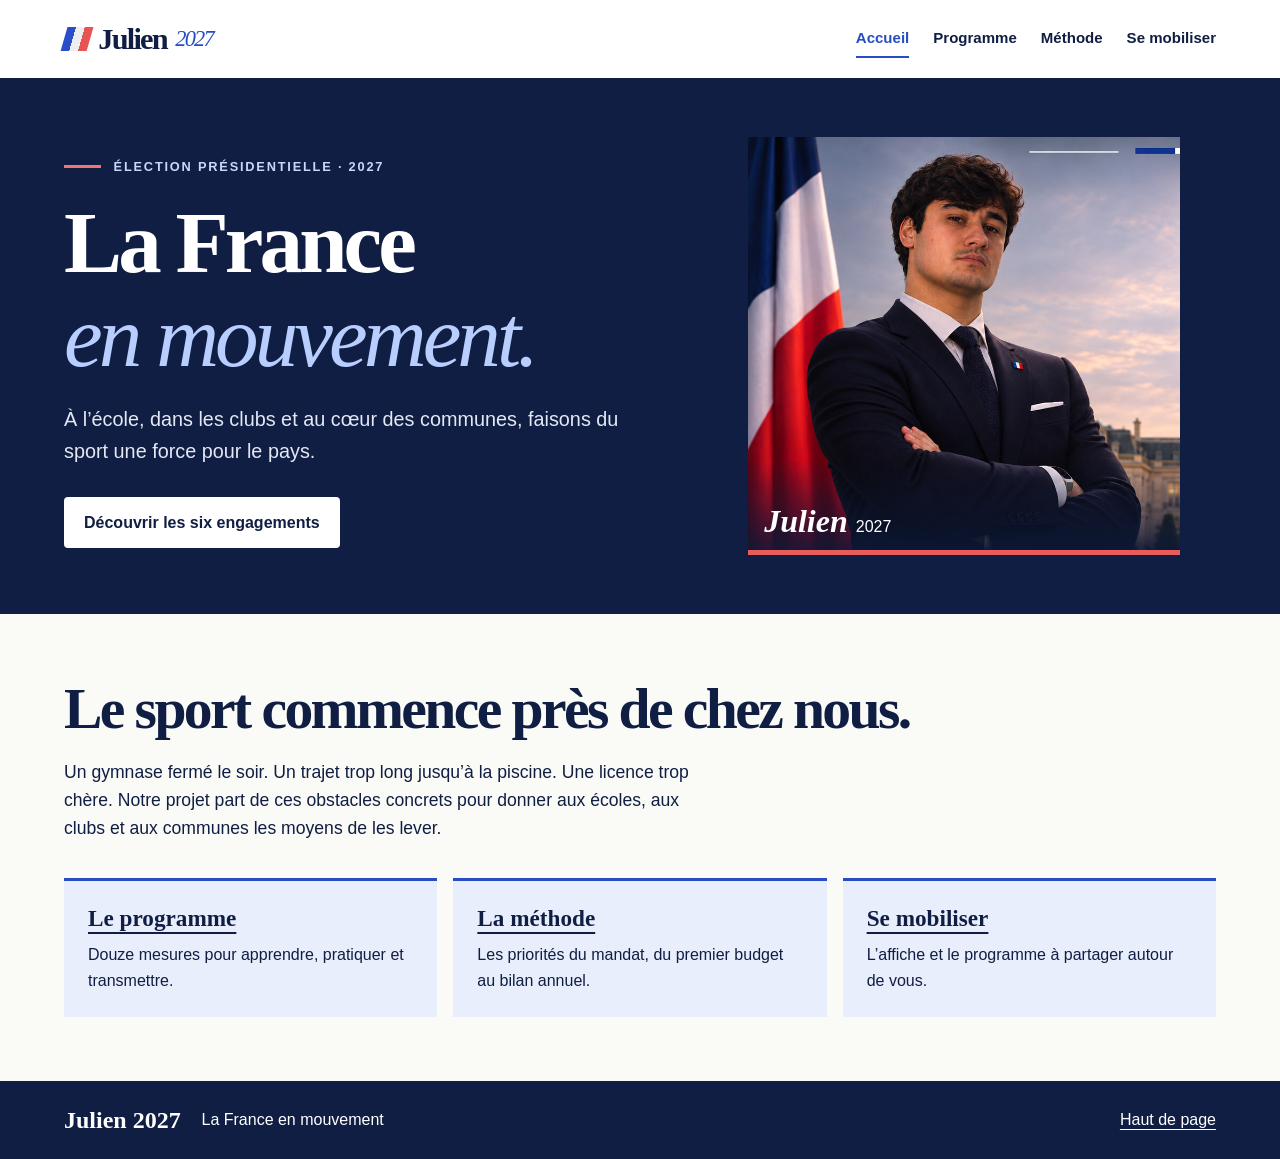
<file: index.html>
<!doctype html>
<html lang="fr">
<head>
  <meta charset="utf-8">
  <meta name="viewport" content="width=device-width, initial-scale=1">
  <meta name="theme-color" content="#101e44">
  <meta name="description" content="Un projet présidentiel pour ouvrir la pratique sportive à tous.">
  <title>Accueil · Julien 2027</title>
  <link rel="stylesheet" href="assets/campagne.css">
</head>
<body id="haut">
<a class="skip" href="#contenu">Aller au contenu</a>
<header><div class="wrap top">
<a class="brand" href="index.html"><i aria-hidden="true"></i>Julien <b>2027</b></a>
<nav aria-label="Navigation principale"><a href="index.html" aria-current="page">Accueil</a><a href="programme.html">Programme</a><a href="methode.html">Méthode</a><a href="mobilisation.html">Se mobiliser</a></nav>
</div></header>
<main id="contenu">

<section class="cover"><div class="wrap hero"><div>
<p class="kicker">Élection présidentielle · 2027</p>
<h1>La France<br><em>en mouvement.</em></h1>
<p class="lead">À l’école, dans les clubs et au cœur des communes, faisons du sport une force pour le pays.</p>
<a class="button light" href="programme.html">Découvrir les six engagements</a>
</div><figure><div class="portrait-cadre"><img src="assets/affiche.jpg" width="1672" height="941" alt="Julien devant le drapeau français"></div><figcaption>Julien <span>2027</span></figcaption></figure></div></section>
<section class="wrap homebody"><h2 id="le-sport-commence-pres-de-chez-nous">Le sport commence près de chez nous.</h2>
<p>Un gymnase fermé le soir. Un trajet trop long jusqu’à la piscine. Une licence trop chère. Notre projet part de ces obstacles concrets pour donner aux écoles, aux clubs et aux communes les moyens de les lever.</p>
<ul>
<li><a href="programme.html">Le programme</a> Douze mesures pour apprendre, pratiquer et transmettre.</li>
<li><a href="methode.html">La méthode</a> Les priorités du mandat, du premier budget au bilan annuel.</li>
<li><a href="mobilisation.html">Se mobiliser</a> L’affiche et le programme à partager autour de vous.</li>
</ul></section>

</main>
<footer><div class="wrap foot"><b>Julien 2027</b><span>La France en mouvement</span><a href="#haut">Haut de page</a></div></footer>
</body></html>
</file>
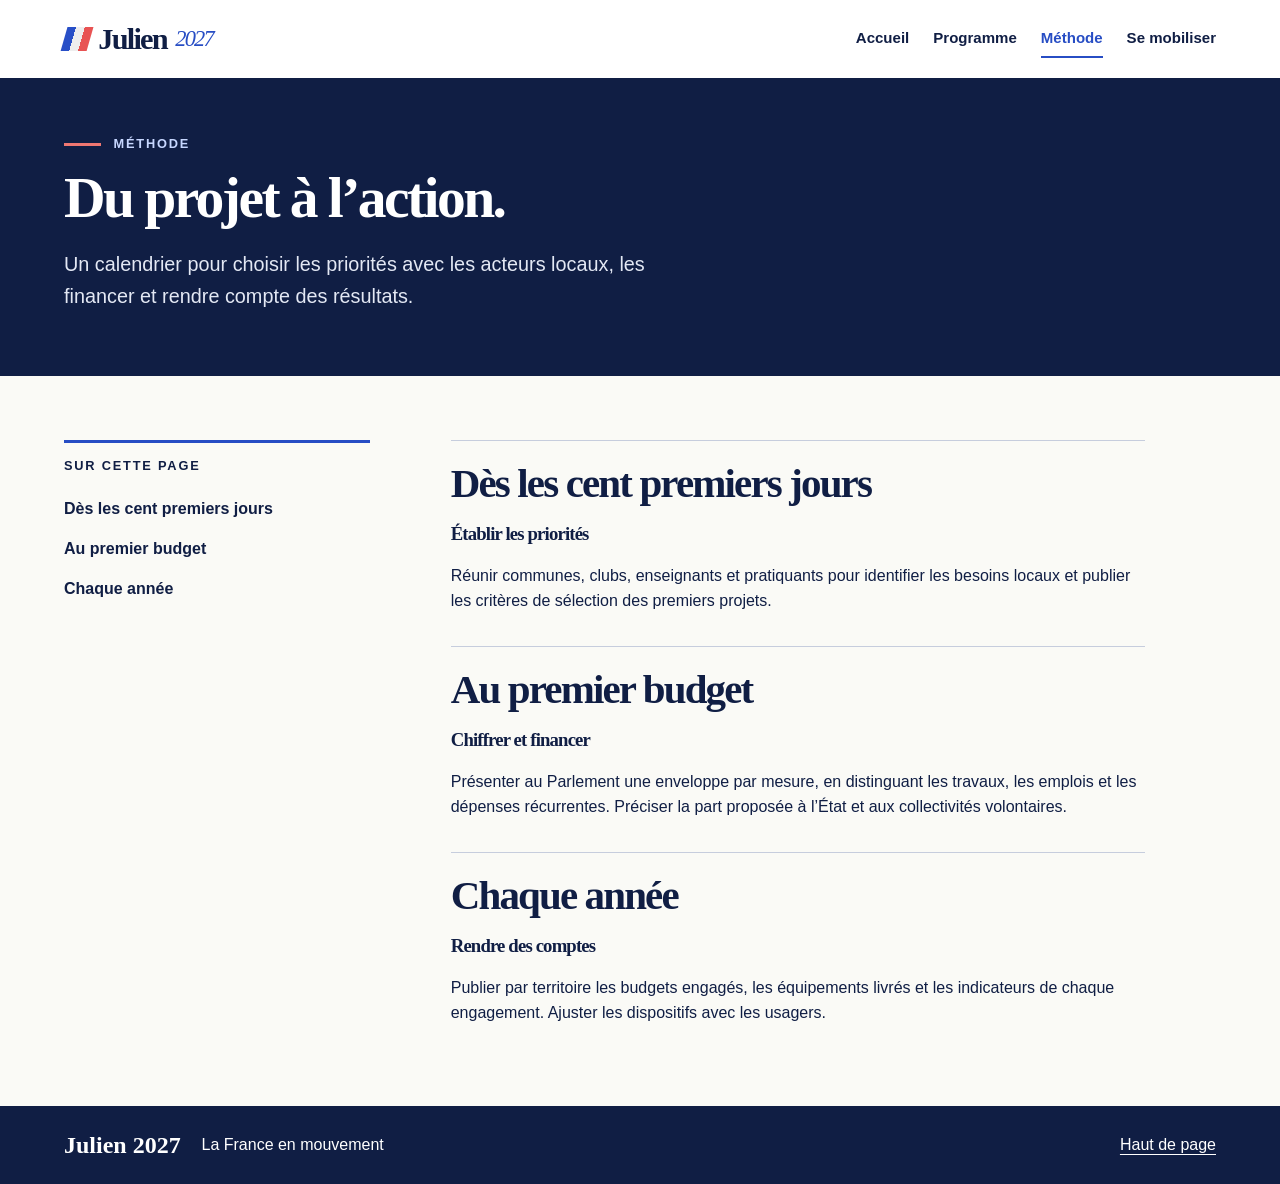
<file: methode.html>
<!doctype html>
<html lang="fr">
<head>
  <meta charset="utf-8">
  <meta name="viewport" content="width=device-width, initial-scale=1">
  <meta name="theme-color" content="#101e44">
  <meta name="description" content="Un projet présidentiel pour ouvrir la pratique sportive à tous.">
  <title>Méthode · Julien 2027</title>
  <link rel="stylesheet" href="assets/campagne.css">
</head>
<body id="haut">
<a class="skip" href="#contenu">Aller au contenu</a>
<header><div class="wrap top">
<a class="brand" href="index.html"><i aria-hidden="true"></i>Julien <b>2027</b></a>
<nav aria-label="Navigation principale"><a href="index.html">Accueil</a><a href="programme.html">Programme</a><a href="methode.html" aria-current="page">Méthode</a><a href="mobilisation.html">Se mobiliser</a></nav>
</div></header>
<main id="contenu">

<section class="cover"><div class="wrap mast"><p class="kicker">Méthode</p><h1>Du projet à l’action.</h1><p class="lead">Un calendrier pour choisir les priorités avec les acteurs locaux, les financer et rendre compte des résultats.</p></div></section>
<div class="wrap articlegrid"><aside><p class="label">Sur cette page</p><nav aria-label="Sommaire"><a href="#des-les-cent-premiers-jours">Dès les cent premiers jours</a><a href="#au-premier-budget">Au premier budget</a><a href="#chaque-annee">Chaque année</a></nav></aside><article><h2 id="des-les-cent-premiers-jours">Dès les cent premiers jours</h2>
<h3 id="etablir-les-priorites">Établir les priorités</h3>
<p>Réunir communes, clubs, enseignants et pratiquants pour identifier les besoins locaux et publier les critères de sélection des premiers projets.</p>
<h2 id="au-premier-budget">Au premier budget</h2>
<h3 id="chiffrer-et-financer">Chiffrer et financer</h3>
<p>Présenter au Parlement une enveloppe par mesure, en distinguant les travaux, les emplois et les dépenses récurrentes. Préciser la part proposée à l’État et aux collectivités volontaires.</p>
<h2 id="chaque-annee">Chaque année</h2>
<h3 id="rendre-des-comptes">Rendre des comptes</h3>
<p>Publier par territoire les budgets engagés, les équipements livrés et les indicateurs de chaque engagement. Ajuster les dispositifs avec les usagers.</p></article></div>

</main>
<footer><div class="wrap foot"><b>Julien 2027</b><span>La France en mouvement</span><a href="#haut">Haut de page</a></div></footer>
</body></html>
</file>
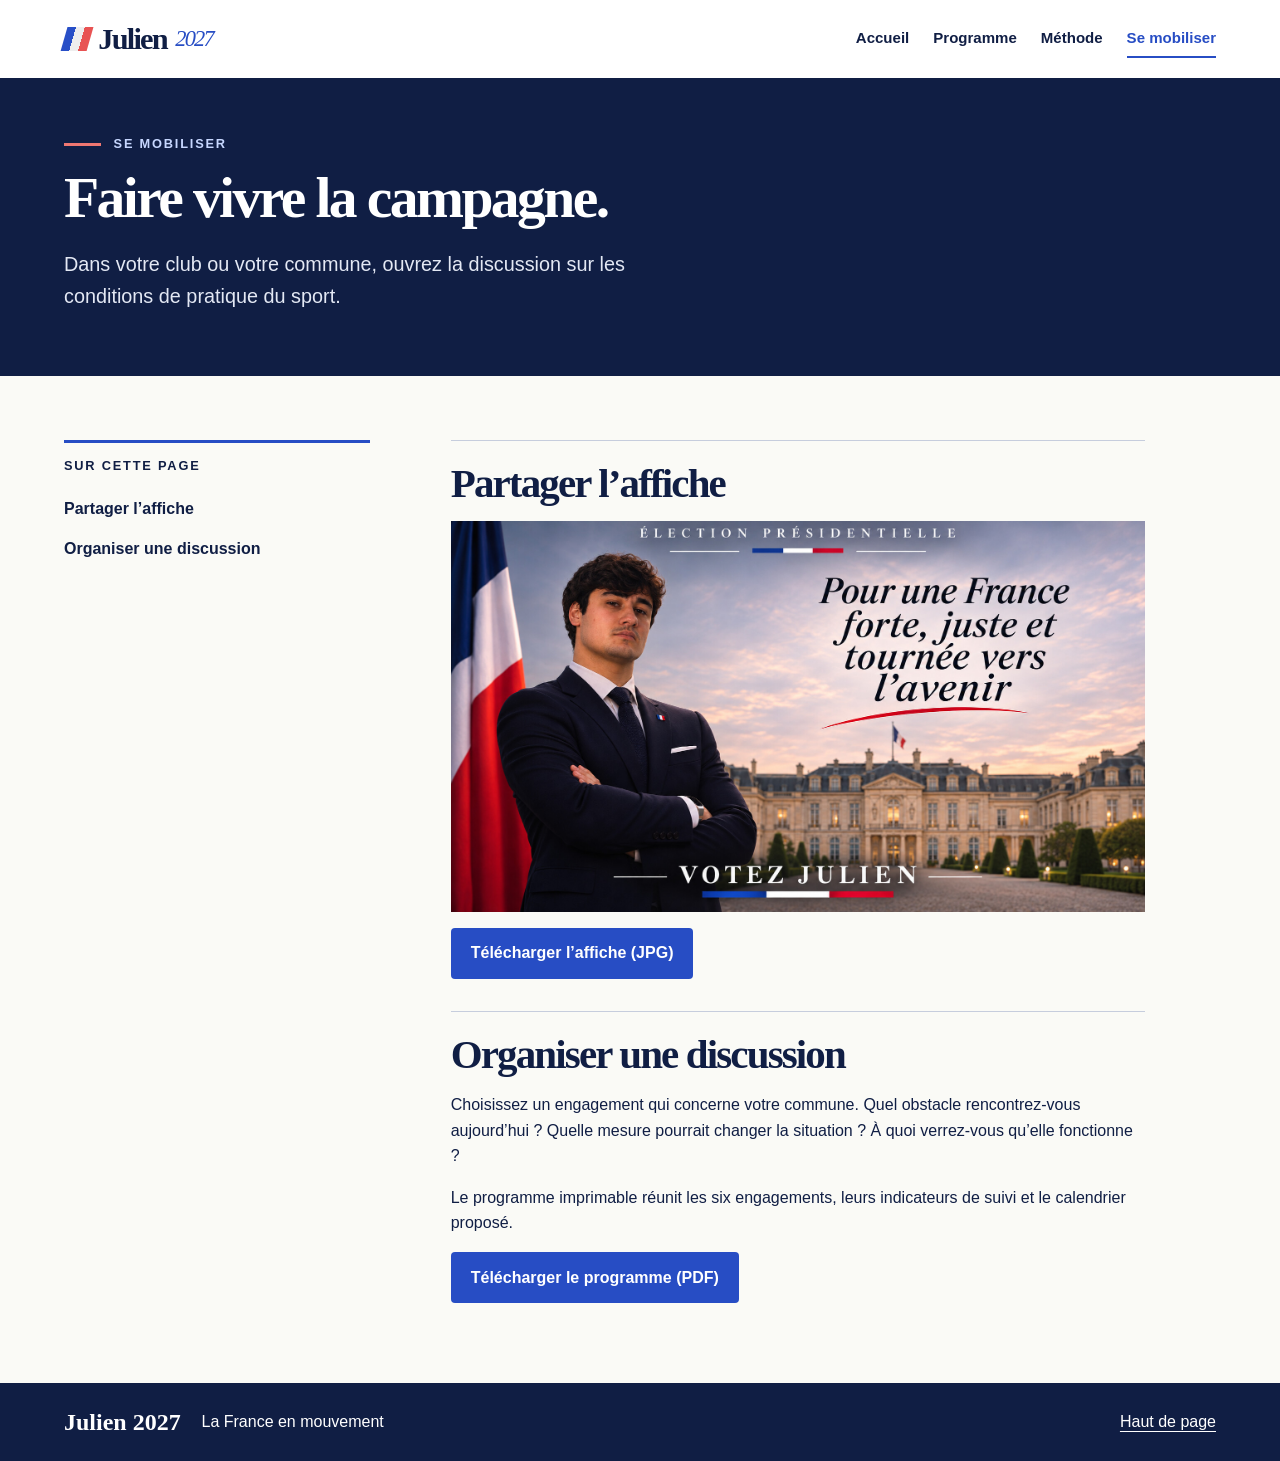
<file: mobilisation.html>
<!doctype html>
<html lang="fr">
<head>
  <meta charset="utf-8">
  <meta name="viewport" content="width=device-width, initial-scale=1">
  <meta name="theme-color" content="#101e44">
  <meta name="description" content="Un projet présidentiel pour ouvrir la pratique sportive à tous.">
  <title>Se mobiliser · Julien 2027</title>
  <link rel="stylesheet" href="assets/campagne.css">
</head>
<body id="haut">
<a class="skip" href="#contenu">Aller au contenu</a>
<header><div class="wrap top">
<a class="brand" href="index.html"><i aria-hidden="true"></i>Julien <b>2027</b></a>
<nav aria-label="Navigation principale"><a href="index.html">Accueil</a><a href="programme.html">Programme</a><a href="methode.html">Méthode</a><a href="mobilisation.html" aria-current="page">Se mobiliser</a></nav>
</div></header>
<main id="contenu">

<section class="cover"><div class="wrap mast"><p class="kicker">Se mobiliser</p><h1>Faire vivre la campagne.</h1><p class="lead">Dans votre club ou votre commune, ouvrez la discussion sur les conditions de pratique du sport.</p></div></section>
<div class="wrap articlegrid"><aside><p class="label">Sur cette page</p><nav aria-label="Sommaire"><a href="#partager-laffiche">Partager l’affiche</a><a href="#organiser-une-discussion">Organiser une discussion</a></nav></aside><article><h2 id="partager-laffiche">Partager l’affiche</h2>
<p><img alt="Affiche de Julien devant le drapeau français au crépuscule" src="assets/affiche.jpg" /></p>
<p><a class="button" download="affiche-julien-2027.jpg" href="assets/affiche.jpg">Télécharger l’affiche (JPG)</a></p>
<h2 id="organiser-une-discussion">Organiser une discussion</h2>
<p>Choisissez un engagement qui concerne votre commune. Quel obstacle rencontrez-vous aujourd’hui ? Quelle mesure pourrait changer la situation ? À quoi verrez-vous qu’elle fonctionne ?</p>
<p>Le programme imprimable réunit les six engagements, leurs indicateurs de suivi et le calendrier proposé.</p>
<p><a class="button" download="programme-julien-2027.pdf" href="assets/programme.pdf">Télécharger le programme (PDF)</a></p></article></div>

</main>
<footer><div class="wrap foot"><b>Julien 2027</b><span>La France en mouvement</span><a href="#haut">Haut de page</a></div></footer>
</body></html>
</file>
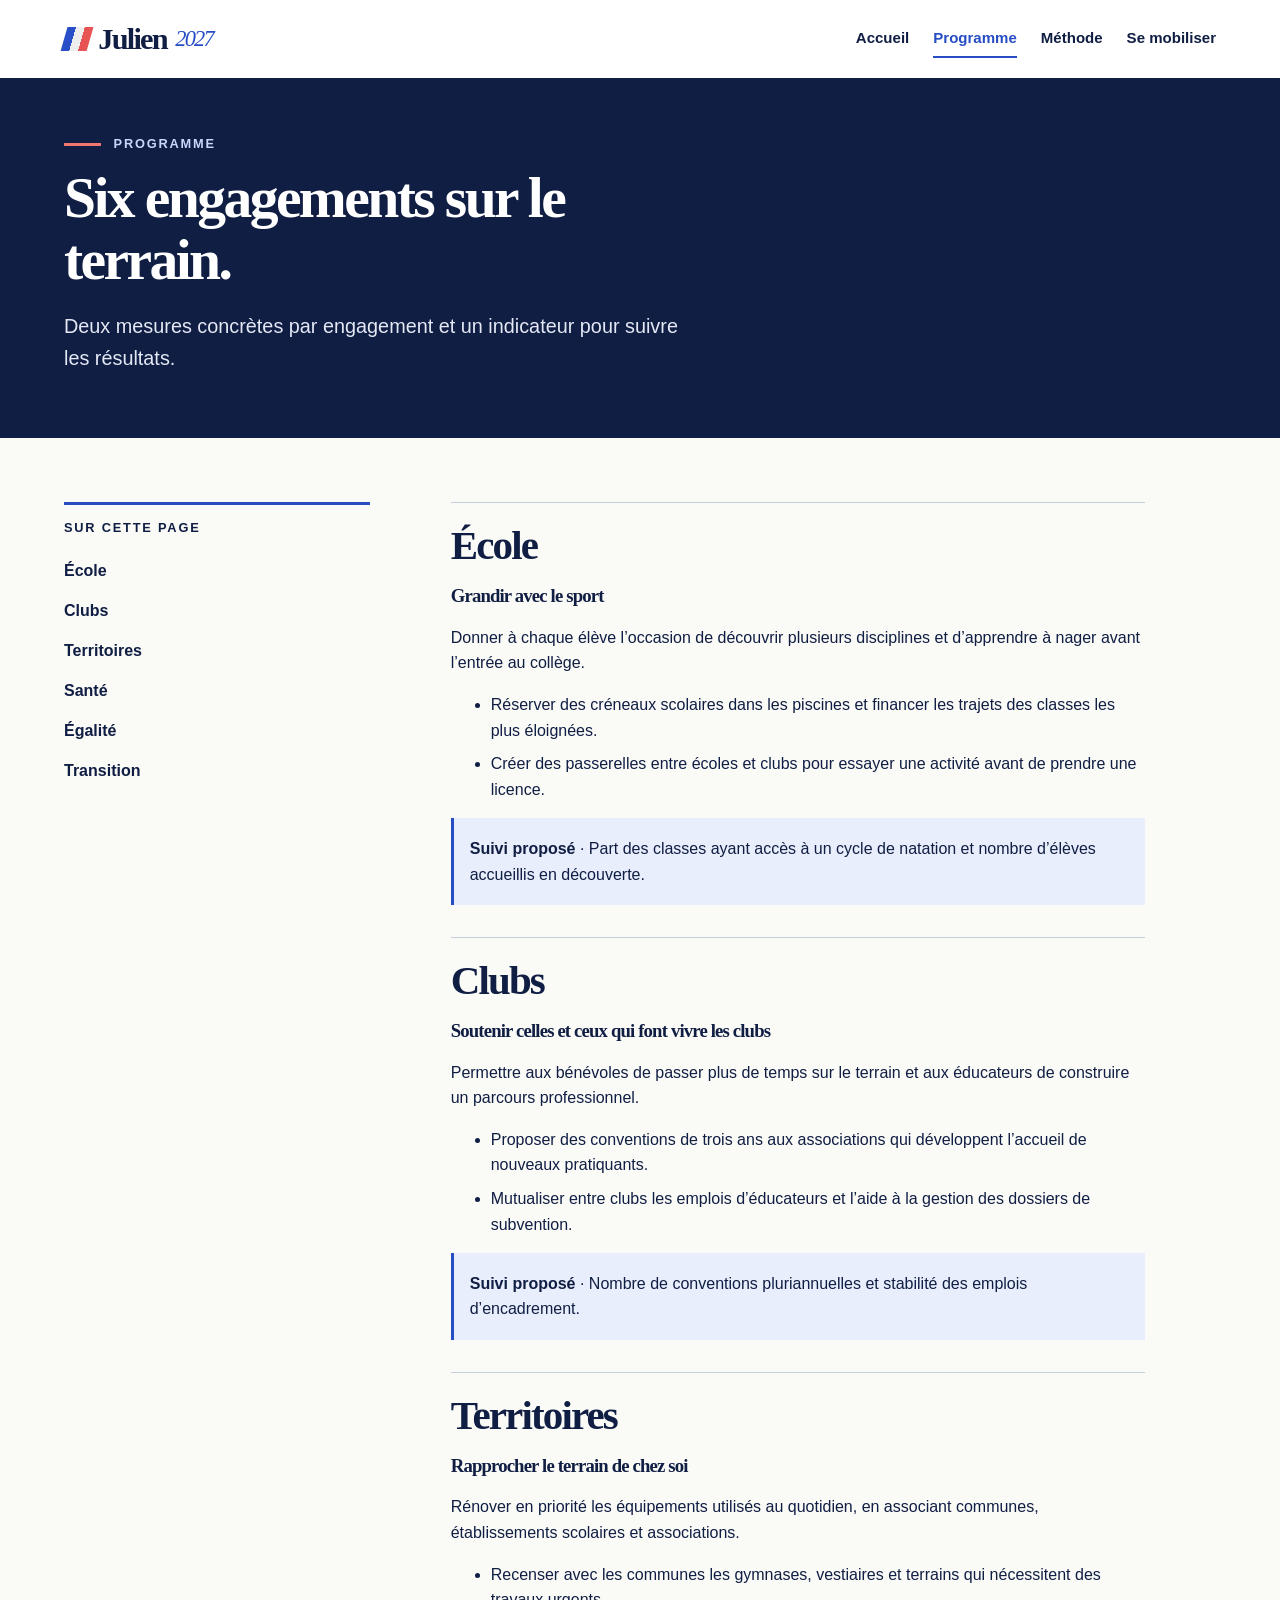
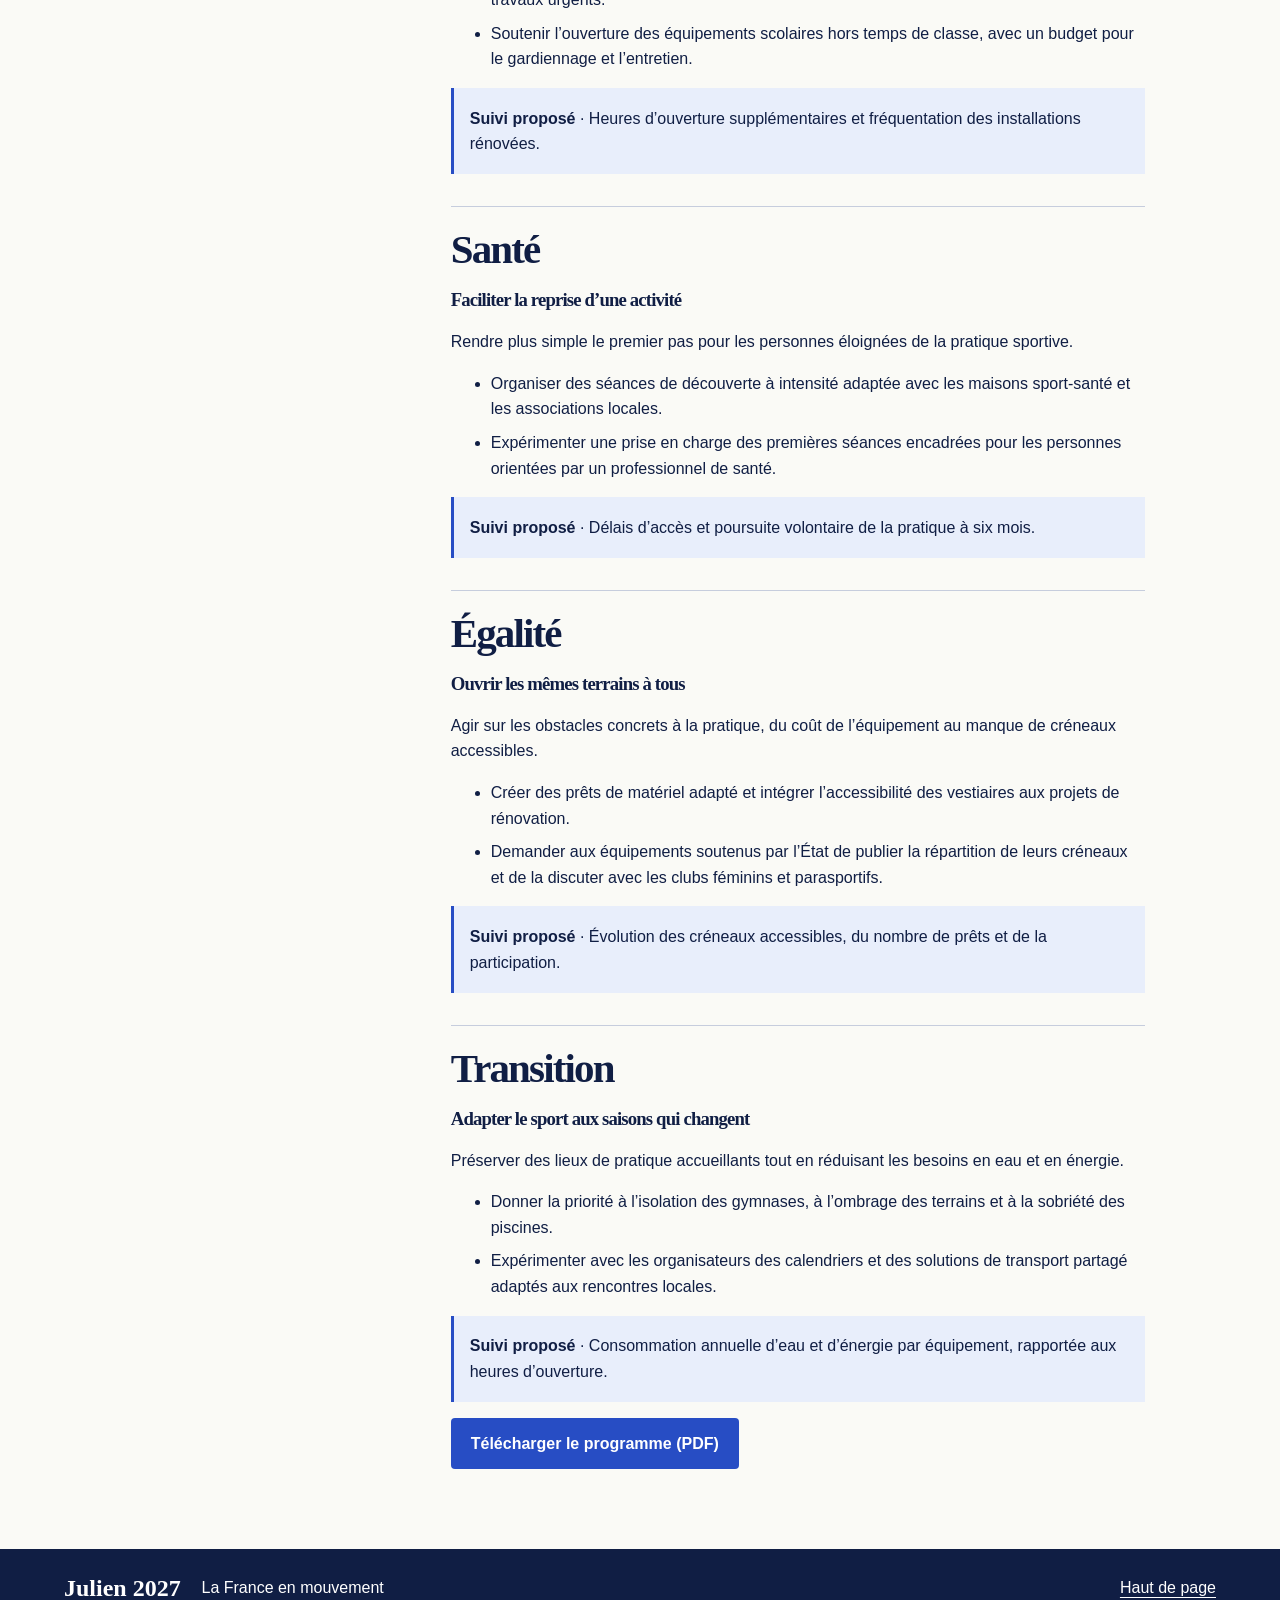
<file: programme.html>
<!doctype html>
<html lang="fr">
<head>
  <meta charset="utf-8">
  <meta name="viewport" content="width=device-width, initial-scale=1">
  <meta name="theme-color" content="#101e44">
  <meta name="description" content="Un projet présidentiel pour ouvrir la pratique sportive à tous.">
  <title>Programme · Julien 2027</title>
  <link rel="stylesheet" href="assets/campagne.css">
</head>
<body id="haut">
<a class="skip" href="#contenu">Aller au contenu</a>
<header><div class="wrap top">
<a class="brand" href="index.html"><i aria-hidden="true"></i>Julien <b>2027</b></a>
<nav aria-label="Navigation principale"><a href="index.html">Accueil</a><a href="programme.html" aria-current="page">Programme</a><a href="methode.html">Méthode</a><a href="mobilisation.html">Se mobiliser</a></nav>
</div></header>
<main id="contenu">

<section class="cover"><div class="wrap mast"><p class="kicker">Programme</p><h1>Six engagements sur le terrain.</h1><p class="lead">Deux mesures concrètes par engagement et un indicateur pour suivre les résultats.</p></div></section>
<div class="wrap articlegrid"><aside><p class="label">Sur cette page</p><nav aria-label="Sommaire"><a href="#ecole">École</a><a href="#clubs">Clubs</a><a href="#territoires">Territoires</a><a href="#sante">Santé</a><a href="#egalite">Égalité</a><a href="#transition">Transition</a></nav></aside><article><h2 id="ecole">École</h2>
<h3 id="grandir-avec-le-sport">Grandir avec le sport</h3>
<p>Donner à chaque élève l’occasion de découvrir plusieurs disciplines et d’apprendre à nager avant l’entrée au collège.</p>
<ul>
<li>Réserver des créneaux scolaires dans les piscines et financer les trajets des classes les plus éloignées.</li>
<li>Créer des passerelles entre écoles et clubs pour essayer une activité avant de prendre une licence.</li>
</ul>
<blockquote>
<p><strong>Suivi proposé</strong> · Part des classes ayant accès à un cycle de natation et nombre d’élèves accueillis en découverte.</p>
</blockquote>
<h2 id="clubs">Clubs</h2>
<h3 id="soutenir-celles-et-ceux-qui-font-vivre-les-clubs">Soutenir celles et ceux qui font vivre les clubs</h3>
<p>Permettre aux bénévoles de passer plus de temps sur le terrain et aux éducateurs de construire un parcours professionnel.</p>
<ul>
<li>Proposer des conventions de trois ans aux associations qui développent l’accueil de nouveaux pratiquants.</li>
<li>Mutualiser entre clubs les emplois d’éducateurs et l’aide à la gestion des dossiers de subvention.</li>
</ul>
<blockquote>
<p><strong>Suivi proposé</strong> · Nombre de conventions pluriannuelles et stabilité des emplois d’encadrement.</p>
</blockquote>
<h2 id="territoires">Territoires</h2>
<h3 id="rapprocher-le-terrain-de-chez-soi">Rapprocher le terrain de chez soi</h3>
<p>Rénover en priorité les équipements utilisés au quotidien, en associant communes, établissements scolaires et associations.</p>
<ul>
<li>Recenser avec les communes les gymnases, vestiaires et terrains qui nécessitent des travaux urgents.</li>
<li>Soutenir l’ouverture des équipements scolaires hors temps de classe, avec un budget pour le gardiennage et l’entretien.</li>
</ul>
<blockquote>
<p><strong>Suivi proposé</strong> · Heures d’ouverture supplémentaires et fréquentation des installations rénovées.</p>
</blockquote>
<h2 id="sante">Santé</h2>
<h3 id="faciliter-la-reprise-dune-activite">Faciliter la reprise d’une activité</h3>
<p>Rendre plus simple le premier pas pour les personnes éloignées de la pratique sportive.</p>
<ul>
<li>Organiser des séances de découverte à intensité adaptée avec les maisons sport-santé et les associations locales.</li>
<li>Expérimenter une prise en charge des premières séances encadrées pour les personnes orientées par un professionnel de santé.</li>
</ul>
<blockquote>
<p><strong>Suivi proposé</strong> · Délais d’accès et poursuite volontaire de la pratique à six mois.</p>
</blockquote>
<h2 id="egalite">Égalité</h2>
<h3 id="ouvrir-les-memes-terrains-a-tous">Ouvrir les mêmes terrains à tous</h3>
<p>Agir sur les obstacles concrets à la pratique, du coût de l’équipement au manque de créneaux accessibles.</p>
<ul>
<li>Créer des prêts de matériel adapté et intégrer l’accessibilité des vestiaires aux projets de rénovation.</li>
<li>Demander aux équipements soutenus par l’État de publier la répartition de leurs créneaux et de la discuter avec les clubs féminins et parasportifs.</li>
</ul>
<blockquote>
<p><strong>Suivi proposé</strong> · Évolution des créneaux accessibles, du nombre de prêts et de la participation.</p>
</blockquote>
<h2 id="transition">Transition</h2>
<h3 id="adapter-le-sport-aux-saisons-qui-changent">Adapter le sport aux saisons qui changent</h3>
<p>Préserver des lieux de pratique accueillants tout en réduisant les besoins en eau et en énergie.</p>
<ul>
<li>Donner la priorité à l’isolation des gymnases, à l’ombrage des terrains et à la sobriété des piscines.</li>
<li>Expérimenter avec les organisateurs des calendriers et des solutions de transport partagé adaptés aux rencontres locales.</li>
</ul>
<blockquote>
<p><strong>Suivi proposé</strong> · Consommation annuelle d’eau et d’énergie par équipement, rapportée aux heures d’ouverture.</p>
</blockquote>
<p><a class="button" download="programme-julien-2027.pdf" href="assets/programme.pdf">Télécharger le programme (PDF)</a></p></article></div>

</main>
<footer><div class="wrap foot"><b>Julien 2027</b><span>La France en mouvement</span><a href="#haut">Haut de page</a></div></footer>
</body></html>
</file>
<file: assets/campagne.css>
:root{--night:#101e44;--blue:#274dc4;--paper:#fafaf6;--rule:#c6cddd;--ice:#e8eefb;color:var(--night);background:var(--paper);font:100%/1.6 "Open Sans",Arial,sans-serif}*{box-sizing:border-box}body,figure{margin:0}.wrap{width:min(1180px,90%);margin-inline:auto}header{background:white}.top,.foot,.top nav,.brand{display:flex;align-items:center}.top{justify-content:space-between;min-height:78px;gap:1rem}.brand{gap:.28em;font:bold 1.9rem Georgia,serif;text-decoration:none;letter-spacing:-.06em}.brand b{font:italic 1.4rem Georgia,serif;color:var(--blue)}.brand i{width:.85em;height:.8em;transform:skew(-16deg);background:linear-gradient(90deg,#284fc7 33%,#eee 33% 67%,#e85353 67%)}a{color:inherit;text-underline-offset:.25em}.top nav{gap:1.5rem}.top nav a{font-size:.94rem;font-weight:bold;text-decoration:none;border-bottom:2px solid transparent;padding-block:.4rem}.top nav a:hover,.top nav a[aria-current]{color:var(--blue);border-color:var(--blue)}.cover,footer{background:var(--night);color:white}.hero{display:grid;grid-template-columns:1.15fr 1fr;gap:6%;align-items:center;padding-block:3.7rem}.kicker,.label{font-size:.8rem;font-weight:750;letter-spacing:.14em;text-transform:uppercase}.kicker{color:#c7d7ff;display:flex;align-items:center;gap:.8rem}.kicker:before{content:"";width:2.3rem;height:3px;background:#ef7772}h1,h2,h3{font-family:Georgia,serif;letter-spacing:-.045em;line-height:1.08}h1{font-size:clamp(3.25rem,6.8vw,6.3rem);margin:.22em 0}h1 em{font-weight:normal;color:#b8ceff}.lead{max-width:40rem;font-size:clamp(1.08rem,1.55vw,1.35rem);color:#e3e8f4}.button{display:inline-block;border-radius:4px;text-decoration:none;font-weight:bold;padding:.8rem 1.25rem;background:var(--blue);color:white}.light{background:#fff;color:var(--night);margin-top:.6rem}.button:hover{box-shadow:inset 0 0 0 3px #a9c2ff}.hero figure{position:relative;justify-self:center;width:min(100%,27rem);border-bottom:5px solid #e85c5c}
.portrait-cadre{position:relative;overflow:hidden;aspect-ratio:810/774}
.portrait-cadre img{position:absolute;display:block;width:206.419753%;height:auto;max-width:none;left:0;top:-5.943152%}
figcaption{position:absolute;bottom:0;width:100%;padding:2.7rem 1rem .65rem;background:linear-gradient(transparent,#0d1939db);font:italic bold 2rem Georgia}figcaption span{font:normal 1rem Arial}.homebody,.articlegrid{padding-block:4rem}.homebody h2,.mast h1{font-size:clamp(2.6rem,4.5vw,4.6rem)}.homebody h2{margin:0 0 1rem}.homebody>p{max-width:67ch;font-size:1.1rem}.homebody ul{display:grid;grid-template-columns:repeat(3,1fr);gap:1rem;padding:0;margin:2.2rem 0 0;list-style:none}.homebody li{border-top:3px solid var(--blue);background:var(--ice);padding:1.5rem}.homebody li a{font:bold 1.45rem Georgia;display:block;margin-bottom:.65rem}.mast{padding-block:2.7rem}.mast h1{max-width:20ch}.articlegrid{display:grid;grid-template-columns:1fr 2.5fr;gap:7%}.articlegrid aside{align-self:start;position:sticky;top:1rem;border-top:3px solid var(--blue)}aside nav a{display:block;padding:.45rem 0;text-decoration:none;font-weight:600}aside nav a:hover{text-decoration:underline}article{max-width:78ch;min-width:0}article h2{font-size:clamp(1.9rem,3.2vw,2.9rem);margin:2rem 0 .6rem;padding-top:1.25rem;border-top:1px solid var(--rule)}article h2:first-child{margin-top:0}article li{margin:.5rem 0}article img{max-width:100%;height:auto;display:block}article blockquote{background:var(--ice);margin:1rem 0;padding:.1rem 1rem;border-left:3px solid var(--blue)}.foot{gap:1.3rem;padding-block:1.6rem}.foot b{font:bold 1.5rem Georgia}.foot a{margin-left:auto}.skip{position:absolute;top:-6rem;background:white;padding:.6rem}.skip:focus{top:0}a:focus-visible{outline:3px solid #da781e;outline-offset:3px}@media(max-width:720px){.top{align-items:flex-start;flex-direction:column;gap:.4rem;padding-block:.65rem}.top nav{gap:1rem;flex-wrap:wrap}.top nav a{font-size:.88rem}.hero,.articlegrid,.homebody ul{grid-template-columns:1fr}.hero{gap:2rem;padding-block:2rem}.articlegrid{gap:1.5rem;padding-block:2rem}.articlegrid aside{position:static}.foot span{display:none}.homebody{padding-block:2.5rem}.homebody ul{gap:.7rem}.mast{padding-block:1.8rem}}
</file>
